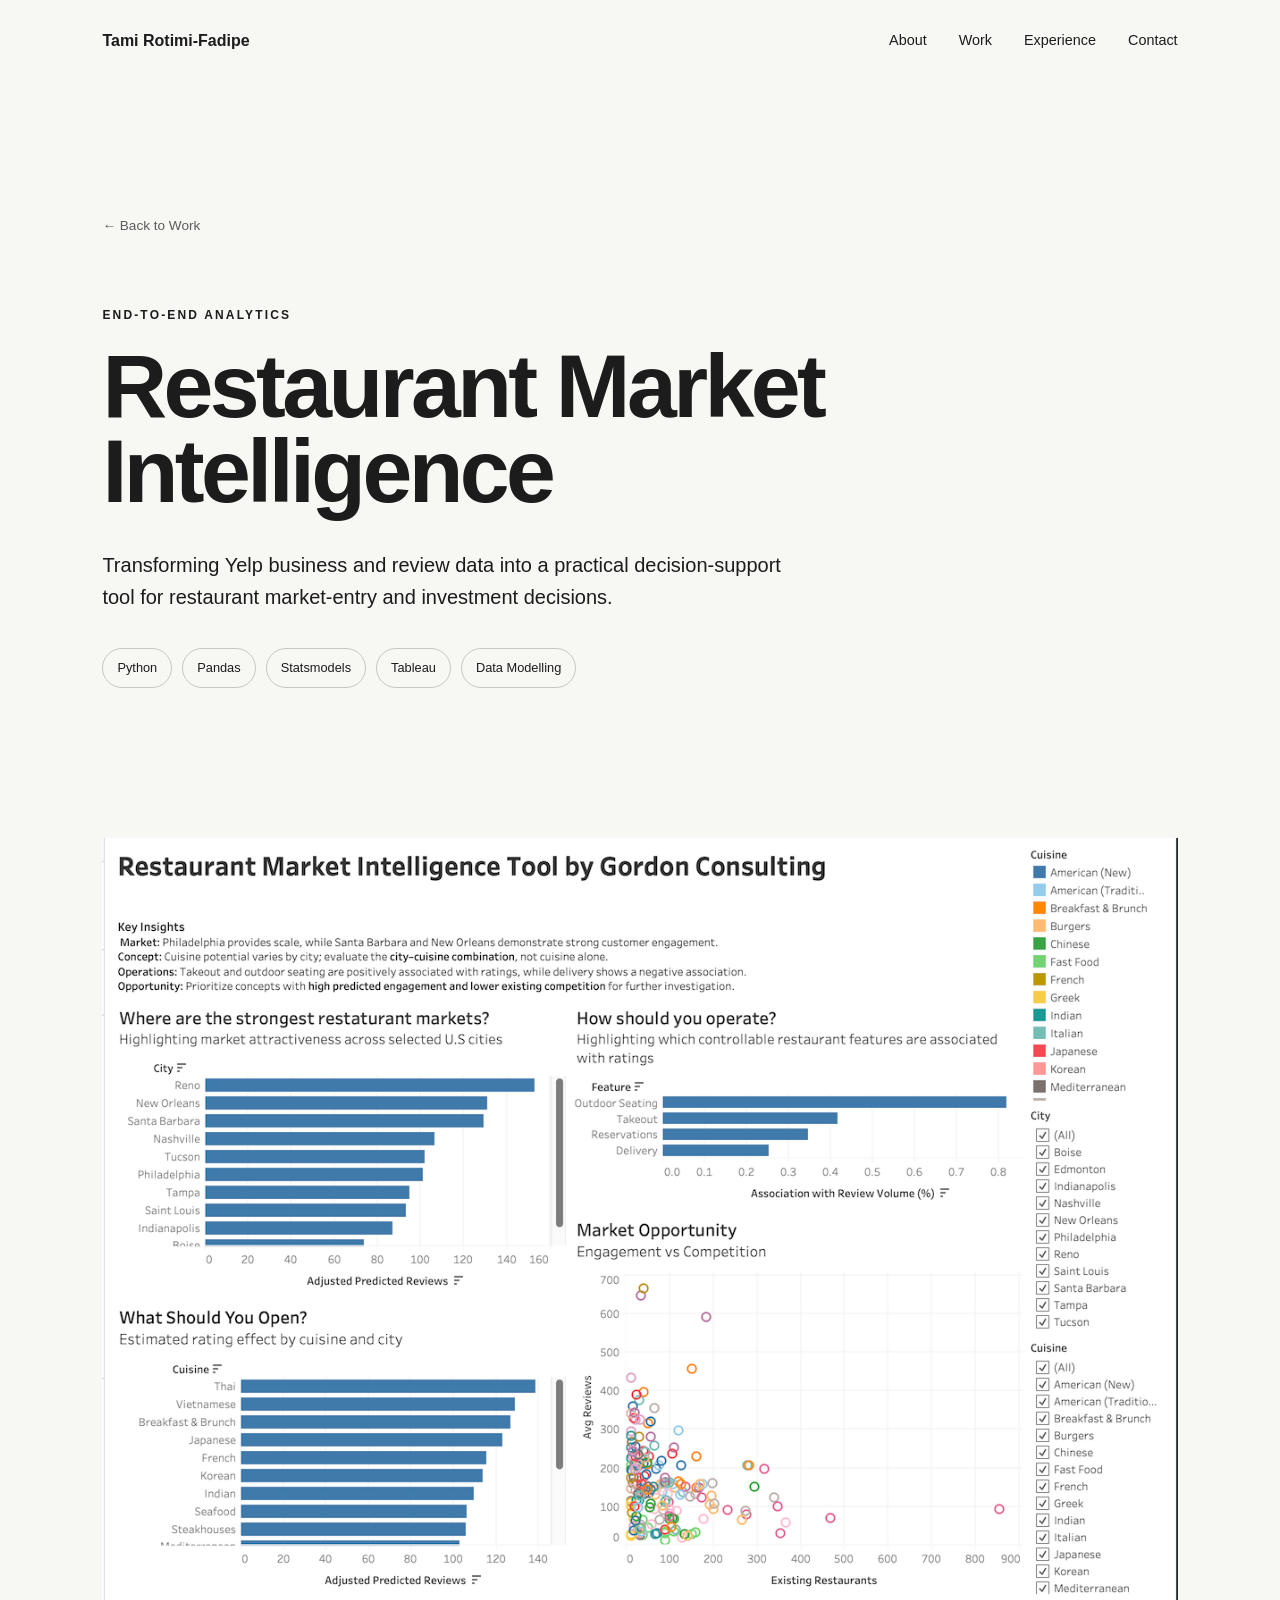
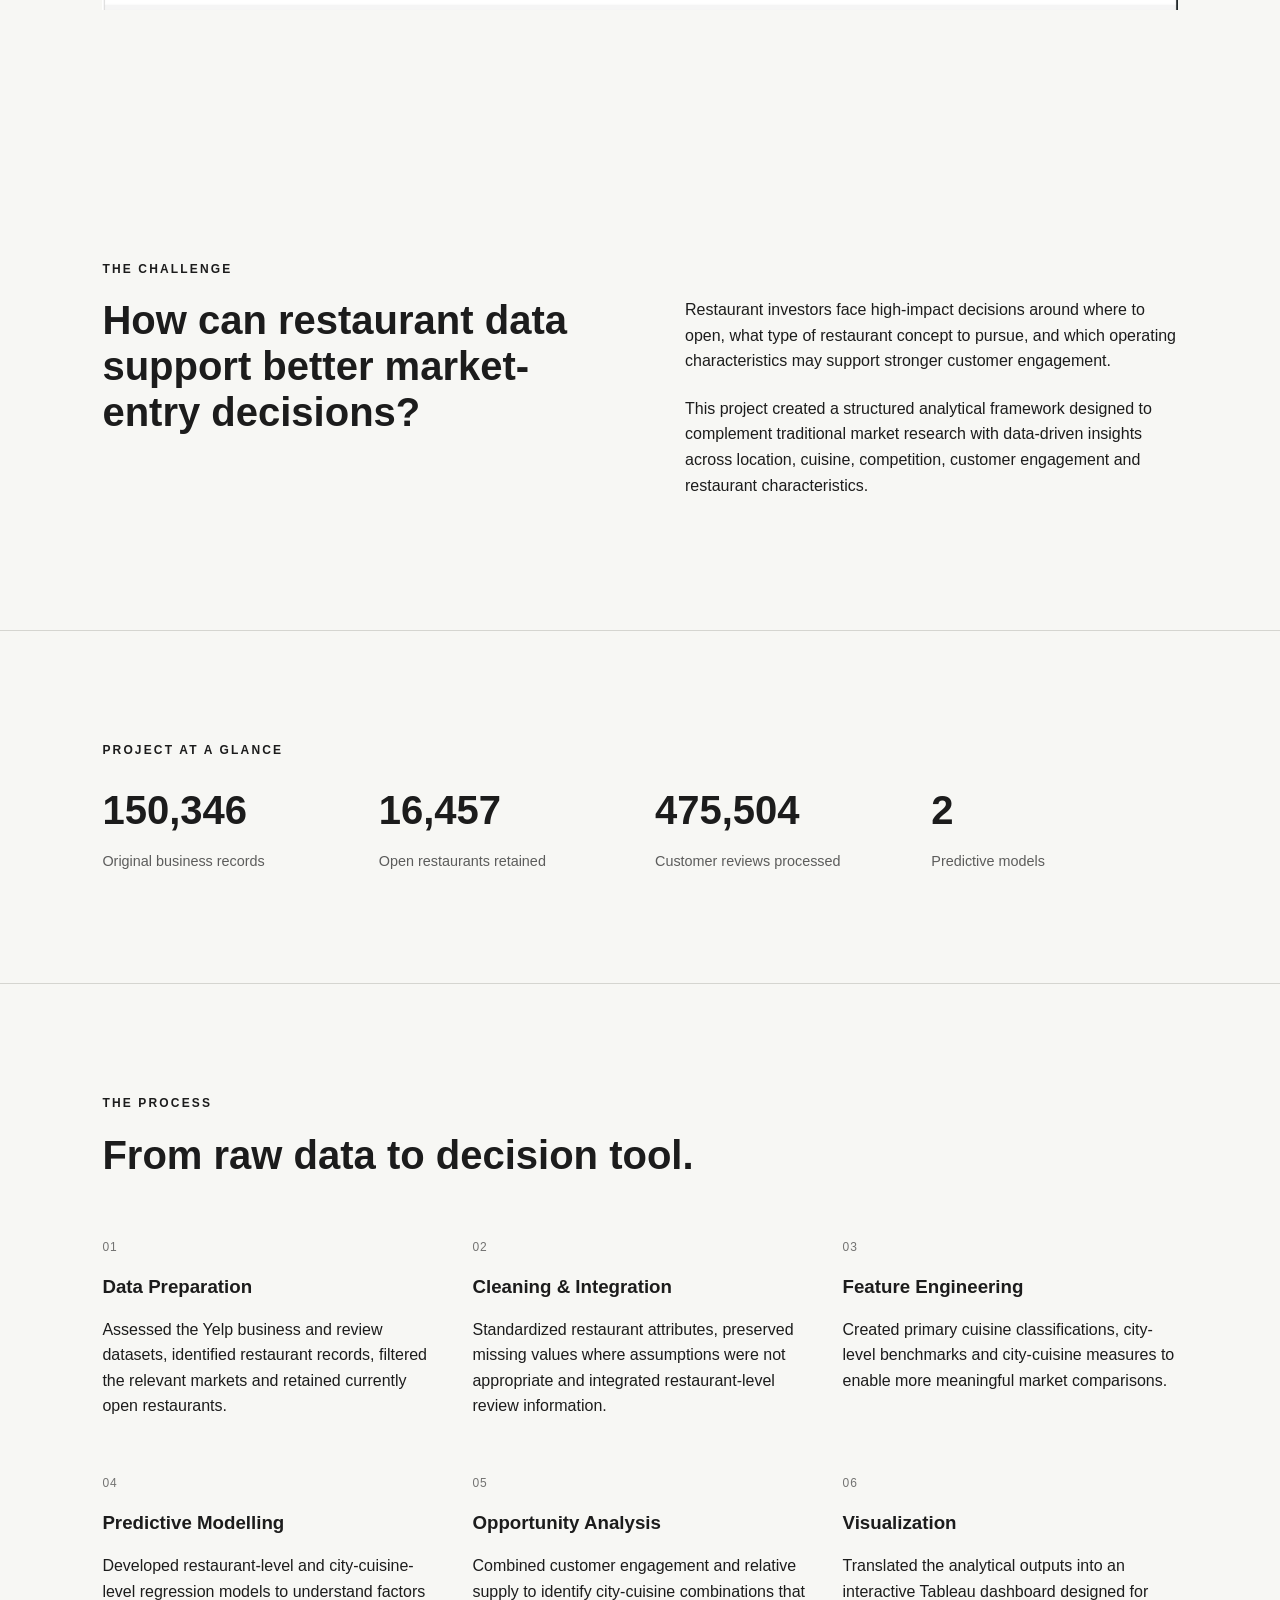
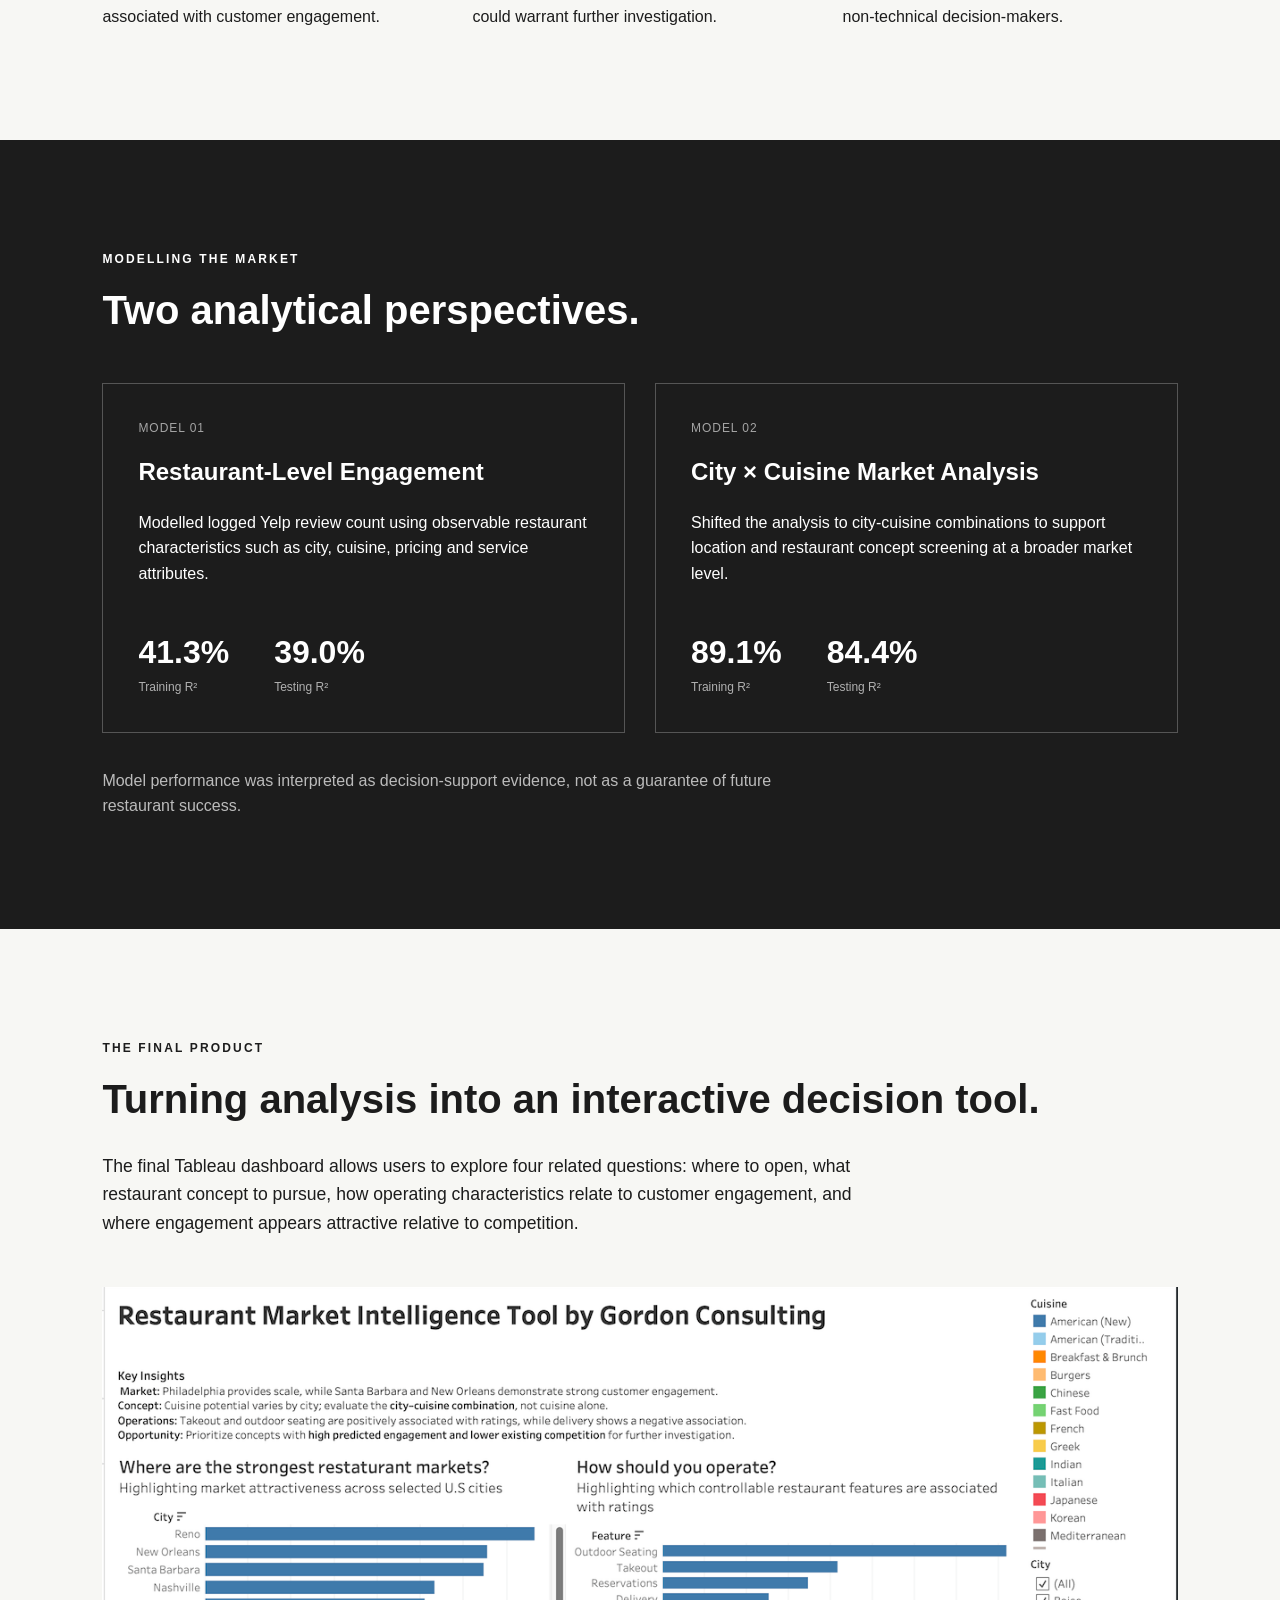
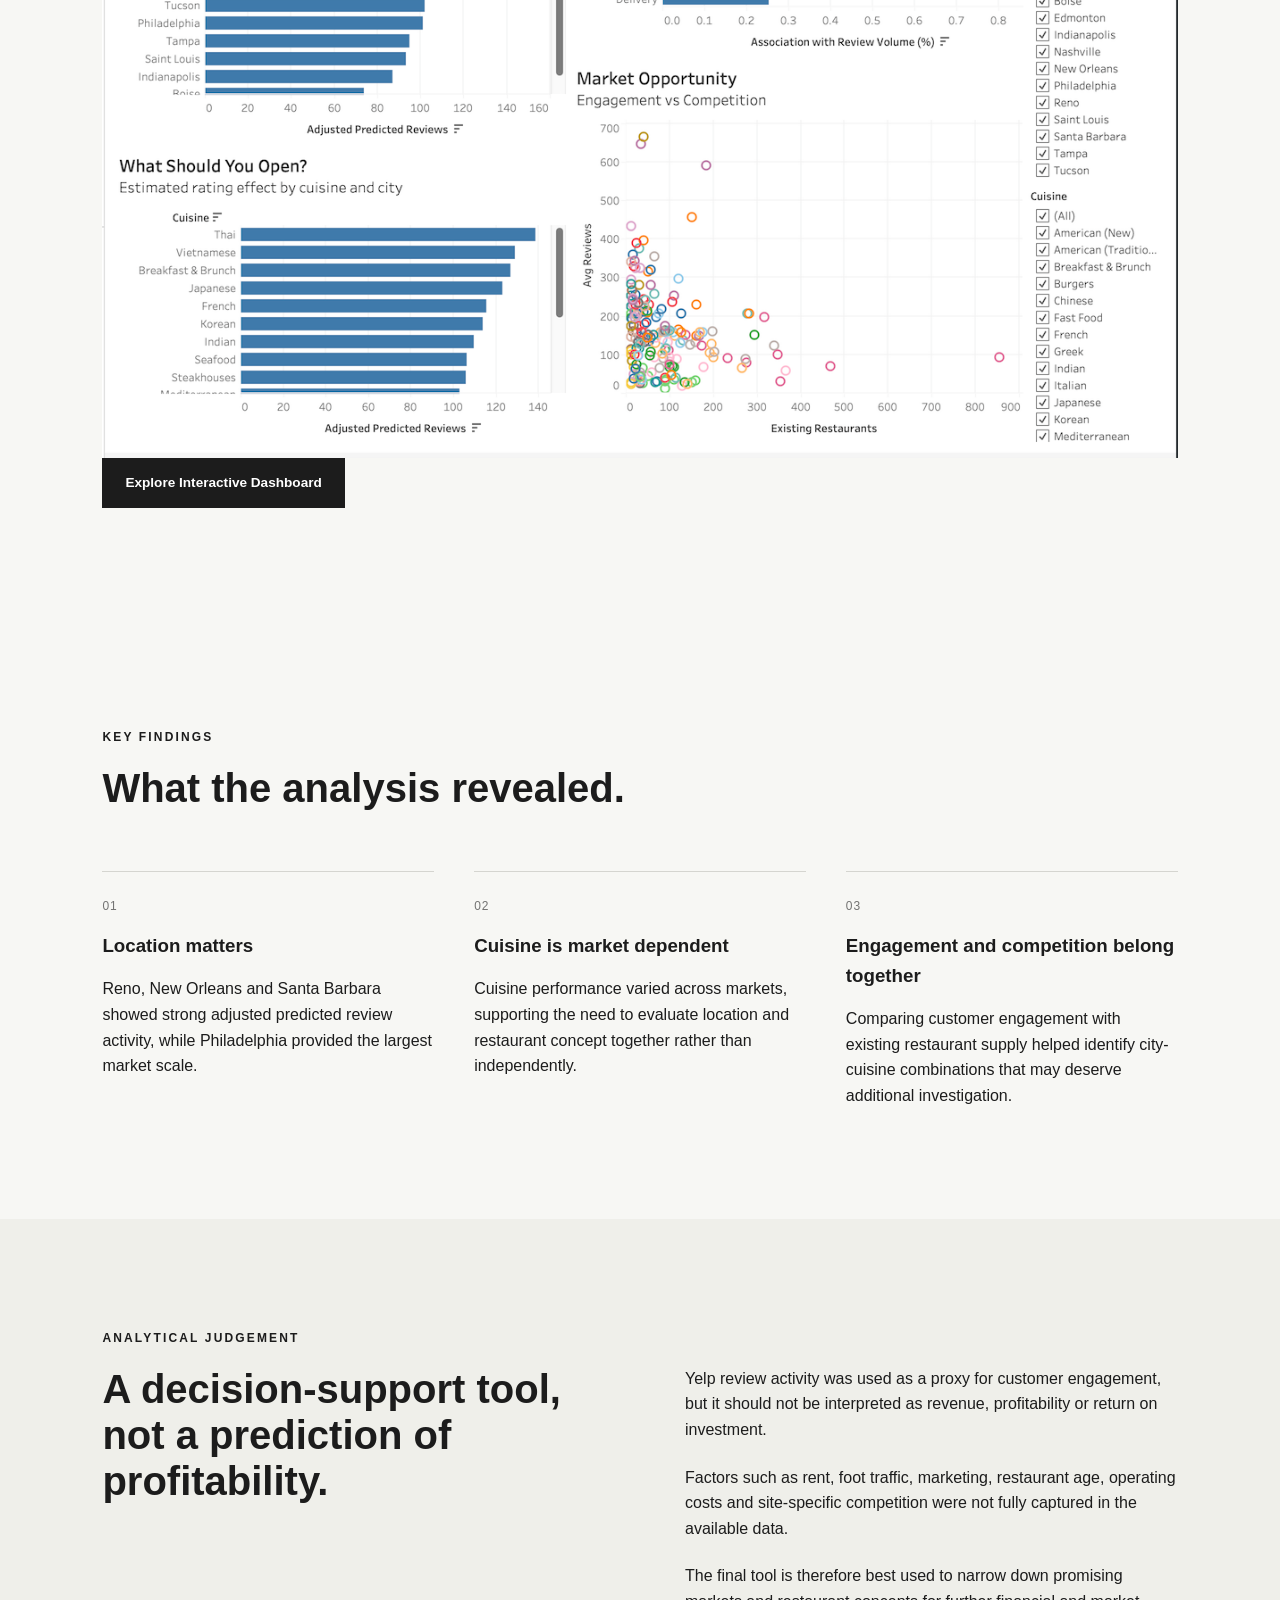
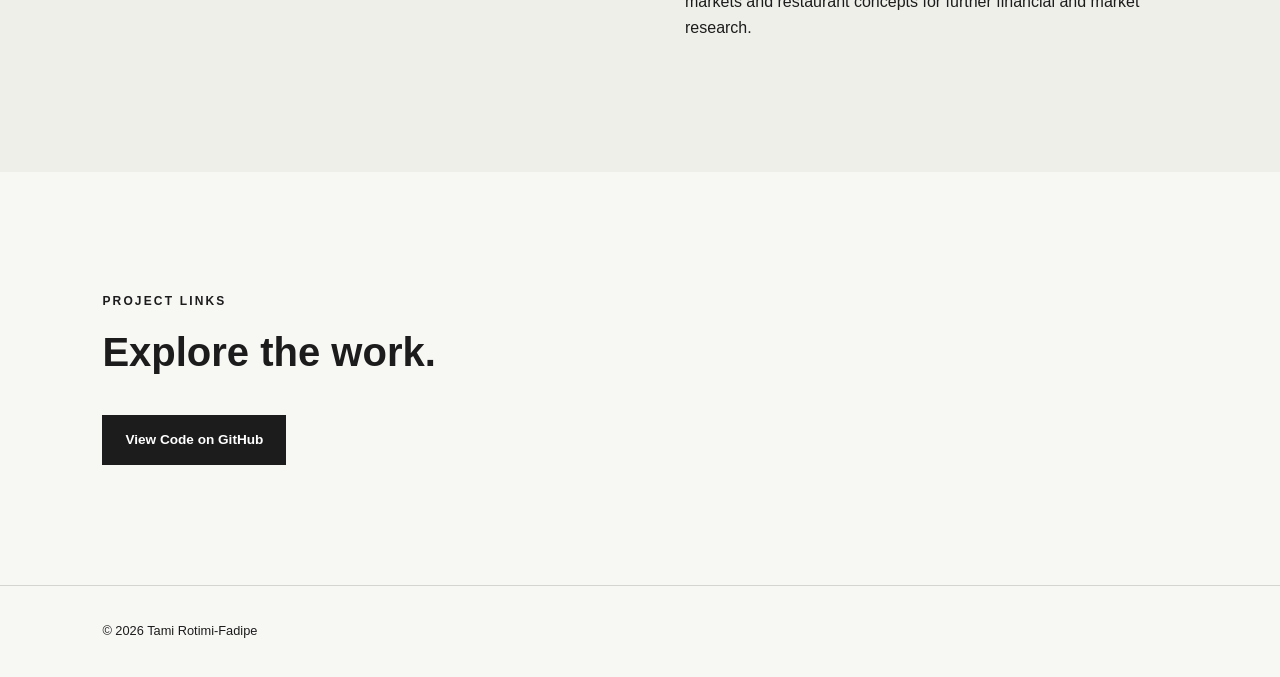
<file: projects/project-one.html>
<!DOCTYPE html>
<html lang="en">

<head>
    <meta charset="UTF-8">
    <meta name="viewport" content="width=device-width, initial-scale=1.0">

    <title>Restaurant Market Intelligence | Case Study</title>

    <link rel="stylesheet" href="../style.css">
</head>

<body>

    <!-- Navigation -->
    <nav>
        <div class="logo">
            <a href="../index.html">Tami Rotimi-Fadipe</a>
        </div>

        <div class="nav-links">
            <a href="../index.html#about">About</a>
            <a href="../index.html#work">Work</a>
            <a href="../index.html#experience">Experience</a>
            <a href="../index.html#contact">Contact</a>
        </div>
    </nav>


    <!-- Project Hero -->
    <header class="case-hero">

        <a href="../index.html#work" class="back-link">
            ← Back to Work
        </a>

        <p class="section-label">END-TO-END ANALYTICS</p>

        <h1>Restaurant Market Intelligence</h1>

        <p class="case-intro">
            Transforming Yelp business and review data into a practical
            decision-support tool for restaurant market-entry and
            investment decisions.
        </p>

        <div class="case-tools">
            <span>Python</span>
            <span>Pandas</span>
            <span>Statsmodels</span>
            <span>Tableau</span>
            <span>Data Modelling</span>
        </div>

    </header>


    <!-- Hero Image -->
    <section class="case-image-section">

        <div class="project-image case-project-image">
        <img
            src="../images/projects/restaurant-market-dashboard.png"
            alt="Restaurant Market Intelligence dashboard"
        >
        </div>

    </section>


    <!-- Challenge -->
    <section class="case-section">

        <p class="section-label">THE CHALLENGE</p>

        <div class="case-two-column">

            <h2>
                How can restaurant data support better
                market-entry decisions?
            </h2>

            <div class="case-text">

                <p>
                    Restaurant investors face high-impact decisions around
                    where to open, what type of restaurant concept to pursue,
                    and which operating characteristics may support stronger
                    customer engagement.
                </p>

                <p>
                    This project created a structured analytical framework
                    designed to complement traditional market research with
                    data-driven insights across location, cuisine, competition,
                    customer engagement and restaurant characteristics.
                </p>

            </div>

        </div>

    </section>


    <!-- Project at a Glance -->
    <section class="case-section case-stats-section">

        <p class="section-label">PROJECT AT A GLANCE</p>

        <div class="case-stats">

            <div class="stat">
                <h3>150,346</h3>
                <p>Original business records</p>
            </div>

            <div class="stat">
                <h3>16,457</h3>
                <p>Open restaurants retained</p>
            </div>

            <div class="stat">
                <h3>475,504</h3>
                <p>Customer reviews processed</p>
            </div>

            <div class="stat">
                <h3>2</h3>
                <p>Predictive models</p>
            </div>

        </div>

    </section>


    <!-- Process -->
    <section class="case-section">

        <p class="section-label">THE PROCESS</p>

        <h2>From raw data to decision tool.</h2>

        <div class="process-grid">

            <div class="process-step">
                <p class="process-number">01</p>
                <h3>Data Preparation</h3>
                <p>
                    Assessed the Yelp business and review datasets,
                    identified restaurant records, filtered the relevant
                    markets and retained currently open restaurants.
                </p>
            </div>

            <div class="process-step">
                <p class="process-number">02</p>
                <h3>Cleaning & Integration</h3>
                <p>
                    Standardized restaurant attributes, preserved missing
                    values where assumptions were not appropriate and
                    integrated restaurant-level review information.
                </p>
            </div>

            <div class="process-step">
                <p class="process-number">03</p>
                <h3>Feature Engineering</h3>
                <p>
                    Created primary cuisine classifications, city-level
                    benchmarks and city-cuisine measures to enable more
                    meaningful market comparisons.
                </p>
            </div>

            <div class="process-step">
                <p class="process-number">04</p>
                <h3>Predictive Modelling</h3>
                <p>
                    Developed restaurant-level and city-cuisine-level
                    regression models to understand factors associated
                    with customer engagement.
                </p>
            </div>

            <div class="process-step">
                <p class="process-number">05</p>
                <h3>Opportunity Analysis</h3>
                <p>
                    Combined customer engagement and relative supply to
                    identify city-cuisine combinations that could warrant
                    further investigation.
                </p>
            </div>

            <div class="process-step">
                <p class="process-number">06</p>
                <h3>Visualization</h3>
                <p>
                    Translated the analytical outputs into an interactive
                    Tableau dashboard designed for non-technical
                    decision-makers.
                </p>
            </div>

        </div>

    </section>


    <!-- Modelling -->
    <section class="case-section case-dark">

        <p class="section-label">MODELLING THE MARKET</p>

        <h2>Two analytical perspectives.</h2>

        <div class="model-grid">

            <div class="model-card">

                <p class="model-label">MODEL 01</p>

                <h3>Restaurant-Level Engagement</h3>

                <p>
                    Modelled logged Yelp review count using observable
                    restaurant characteristics such as city, cuisine,
                    pricing and service attributes.
                </p>

                <div class="model-metrics">
                    <div>
                        <strong>41.3%</strong>
                        <span>Training R²</span>
                    </div>

                    <div>
                        <strong>39.0%</strong>
                        <span>Testing R²</span>
                    </div>
                </div>

            </div>


            <div class="model-card">

                <p class="model-label">MODEL 02</p>

                <h3>City × Cuisine Market Analysis</h3>

                <p>
                    Shifted the analysis to city-cuisine combinations to
                    support location and restaurant concept screening at
                    a broader market level.
                </p>

                <div class="model-metrics">
                    <div>
                        <strong>89.1%</strong>
                        <span>Training R²</span>
                    </div>

                    <div>
                        <strong>84.4%</strong>
                        <span>Testing R²</span>
                    </div>
                </div>

            </div>

        </div>

        <p class="model-note">
            Model performance was interpreted as decision-support evidence,
            not as a guarantee of future restaurant success.
        </p>

    </section>


    <!-- Dashboard -->
    <section class="case-section">

        <p class="section-label">THE FINAL PRODUCT</p>

        <h2>Turning analysis into an interactive decision tool.</h2>

        <p class="case-wide-text">
            The final Tableau dashboard allows users to explore four
            related questions: where to open, what restaurant concept
            to pursue, how operating characteristics relate to customer
            engagement, and where engagement appears attractive relative
            to competition.
        </p>

        <div class="dashboard-image">
            <img
                src="../images/projects/restaurant-market-dashboard.png"
                alt="Restaurant Market Intelligence Tableau dashboard"
            >
        </div>
        <div class="dashboard-actions">
            <a
                href="https://public.tableau.com/views/TeamGordon-RestaurantMarketIntelligenceTool/Dashboard1?:language=en-US&publish=yes&:sid=&:redirect=auth&:display_count=n&:origin=viz_share_link"
                class="button primary"
                target="_blank"
                rel="noopener noreferrer"
            >
                Explore Interactive Dashboard
            </a>
</div>
    </section>


    <!-- Findings -->
    <section class="case-section">

        <p class="section-label">KEY FINDINGS</p>

        <h2>What the analysis revealed.</h2>

        <div class="findings-grid">

            <div class="finding">

                <p class="finding-number">01</p>

                <h3>Location matters</h3>

                <p>
                    Reno, New Orleans and Santa Barbara showed strong
                    adjusted predicted review activity, while Philadelphia
                    provided the largest market scale.
                </p>

            </div>


            <div class="finding">

                <p class="finding-number">02</p>

                <h3>Cuisine is market dependent</h3>

                <p>
                    Cuisine performance varied across markets, supporting
                    the need to evaluate location and restaurant concept
                    together rather than independently.
                </p>

            </div>


            <div class="finding">

                <p class="finding-number">03</p>

                <h3>Engagement and competition belong together</h3>

                <p>
                    Comparing customer engagement with existing restaurant
                    supply helped identify city-cuisine combinations that
                    may deserve additional investigation.
                </p>

            </div>

        </div>

    </section>


    <!-- Limitations -->
    <section class="case-section limitations-section">

        <p class="section-label">ANALYTICAL JUDGEMENT</p>

        <div class="case-two-column">

            <h2>
                A decision-support tool, not a prediction of profitability.
            </h2>

            <div class="case-text">

                <p>
                    Yelp review activity was used as a proxy for customer
                    engagement, but it should not be interpreted as revenue,
                    profitability or return on investment.
                </p>

                <p>
                    Factors such as rent, foot traffic, marketing,
                    restaurant age, operating costs and site-specific
                    competition were not fully captured in the available data.
                </p>

                <p>
                    The final tool is therefore best used to narrow down
                    promising markets and restaurant concepts for further
                    financial and market research.
                </p>

            </div>

        </div>

    </section>


    <!-- CTA -->
    <section class="case-cta">

        <p class="section-label">PROJECT LINKS</p>

        <h2>Explore the work.</h2>

        <div class="hero-buttons">

            <a
    href="https://github.com/ObatamiloreRF/restaurant-market-intelligence"
    class="button primary"
    target="_blank"
    rel="noopener noreferrer"
>
    View Code on GitHub
            </a>

        </div>

    </section>


    <footer>
        <p>© 2026 Tami Rotimi-Fadipe</p>
    </footer>

</body>

</html>
</file>
<file: style.css>
/* -------------------------
   GLOBAL STYLES
------------------------- */

* {
    margin: 0;
    padding: 0;
    box-sizing: border-box;
}

html {
    scroll-behavior: smooth;
}

body {
    font-family: Arial, Helvetica, sans-serif;
    background-color: #f7f7f4;
    color: #1c1c1c;
    line-height: 1.6;
}

a {
    color: inherit;
    text-decoration: none;
}

section {
    padding: 100px 8%;
}

.section-label {
    font-size: 0.75rem;
    letter-spacing: 0.18em;
    font-weight: 600;
    margin-bottom: 18px;
}

h2 {
    font-size: 2.5rem;
    line-height: 1.15;
    margin-bottom: 30px;
}


/* -------------------------
   NAVIGATION
------------------------- */

nav {
    display: flex;
    justify-content: space-between;
    align-items: center;

    padding: 28px 8%;

    position: sticky;
    top: 0;

    background-color: rgba(247, 247, 244, 0.95);

    z-index: 100;
}

.logo {
    font-size: 1rem;
    font-weight: 700;
}

.nav-links {
    display: flex;
    gap: 32px;
}

.nav-links a {
    font-size: 0.9rem;
    transition: opacity 0.2s ease;
}

.nav-links a:hover {
    opacity: 0.5;
}

/* -------------------------
   HERO
------------------------- */

.hero {
    min-height: 85vh;

    display: flex;
    flex-direction: column;
    justify-content: center;

    padding: 80px 8% 120px;
}

.eyebrow {
    font-size: 0.75rem;
    letter-spacing: 0.2em;
    font-weight: 600;

    margin-bottom: 28px;
}

.hero h1 {
    font-size: clamp(3rem, 7vw, 7rem);
    line-height: 0.95;
    letter-spacing: -0.04em;

    max-width: 1100px;
}

.hero h1 span {
    display: block;
    font-style: italic;
    font-weight: 400;
}

.hero-description {
    max-width: 600px;

    font-size: 1.15rem;

    margin-top: 35px;
}

.hero-buttons {
    display: flex;
    gap: 15px;

    margin-top: 40px;
}
/* -------------------------
   BUTTONS
------------------------- */

.button {
    display: inline-block;

    padding: 13px 22px;

    border: 1px solid #1c1c1c;

    font-size: 0.85rem;
    font-weight: 600;

    transition: all 0.2s ease;
}

.button.primary {
    background-color: #1c1c1c;
    color: #ffffff;
}

.button.primary:hover {
    background-color: transparent;
    color: #1c1c1c;
}

.button.secondary:hover {
    background-color: #1c1c1c;
    color: #ffffff;
}


/* -------------------------
   ABOUT
------------------------- */

#about {
    max-width: 1000px;
}

#about > p:last-child {
    font-size: 1.4rem;
    max-width: 800px;
}


/* -------------------------
   SKILLS
------------------------- */

.skills-list {
    display: flex;
    flex-wrap: wrap;
    gap: 12px;
}

.skills-list span {
    border: 1px solid #c7c7c2;

    padding: 10px 16px;

    font-size: 0.85rem;

    border-radius: 50px;
}
.skills-groups {
    display: grid;
    grid-template-columns: repeat(3, 1fr);
    gap: 40px;
}

.skill-group h3 {
    font-size: 1rem;
    margin-bottom: 18px;
}
/* -------------------------
   PROJECTS
------------------------- */

.projects {
    display: grid;

    grid-template-columns: repeat(2, 1fr);

    gap: 70px 35px;

    margin-top: 50px;
}

.project-card {
    position: relative;
}

.project-number {
    font-size: 0.75rem;
    margin-bottom: 10px;
}

/* Homepage project image */

.project-image {
    width: 100%;
    height: 350px;

    background-color: #e4e4df;

    overflow: hidden;

    display: flex;
    align-items: center;
    justify-content: center;

    margin-bottom: 25px;

    transition: transform 0.3s ease;
}

.project-image img {
    width: 100%;
    height: 100%;

    object-fit: cover;
    object-position: center;

    display: block;
}

.project-card h3 {
    font-size: 1.5rem;
    margin-bottom: 10px;
}

.project-card > p {
    max-width: 550px;
}

.project-tools {
    margin-top: 15px;

    font-size: 0.75rem;
    letter-spacing: 0.05em;

    opacity: 0.65;
}



.project-card:hover .project-image {
    transform: translateY(-5px);
}

.project-content {
    padding-top: 5px;
}

.project-link {
    display: inline-block;

    margin-top: 22px;

    font-size: 0.85rem;
    font-weight: 600;

    border-bottom: 1px solid #1c1c1c;

    padding-bottom: 3px;

    transition: opacity 0.2s ease;
}

.project-link:hover {
    opacity: 0.5;
}

/* -------------------------
   EXPERIENCE
------------------------- */

.experience-item {
    display: flex;
    justify-content: space-between;

    padding: 25px 0;

    border-top: 1px solid #d5d5d0;
}

.experience-item:last-child {
    border-bottom: 1px solid #d5d5d0;
}

.experience-item h3 {
    margin-bottom: 4px;
}


/* -------------------------
   RESUME
------------------------- */

.resume-section {
    text-align: center;

    background-color: #1c1c1c;
    color: #ffffff;
}

.resume-section p {
    margin-bottom: 30px;
}

.resume-section .button {
    border-color: #ffffff;
    background-color: #ffffff;
    color: #1c1c1c;
}


/* -------------------------
   CONTACT
------------------------- */

.contact-links {
    display: flex;
    gap: 30px;

    margin-top: 30px;
}

.contact-links a {
    border-bottom: 1px solid #1c1c1c;
}


/* -------------------------
   FOOTER
------------------------- */

footer {
    padding: 35px 8%;

    border-top: 1px solid #d5d5d0;

    font-size: 0.8rem;
}


/* -------------------------
   MOBILE
------------------------- */

@media (max-width: 768px) {

    section {
        padding: 75px 6%;
    }

    nav {
        padding: 22px 6%;
    }

    .nav-links {
        gap: 15px;
    }

    .nav-links a {
        font-size: 0.75rem;
    }

    .hero {
        padding-left: 6%;
        padding-right: 6%;
    }

    .hero h1 {
        font-size: 3.5rem;
    }

    .projects {
        grid-template-columns: 1fr;
    }

    .project-image {
        height: 280px;
    }

    .experience-item {
        flex-direction: column;
        gap: 10px;
    }

    .hero-buttons {
        flex-wrap: wrap;
    }
    .skills-groups {
    grid-template-columns: 1fr;
    gap: 30px;
}
@media (max-width: 768px)

.case-hero {
    padding: 100px 6% 70px;
}

.case-two-column {
    grid-template-columns: 1fr;
    gap: 35px;
}

.case-stats {
    grid-template-columns: repeat(2, 1fr);
    gap: 40px 20px;
}

.process-grid {
    grid-template-columns: 1fr;
}

.model-grid {
    grid-template-columns: 1fr;
}

.findings-grid {
    grid-template-columns: 1fr;
}

.case-hero-image,
.dashboard-image {
    min-height: 300px;
}
}


/* -------------------------
   CASE STUDY
------------------------- */

.case-hero {
    padding: 130px 8% 90px;
}

.back-link {
    display: inline-block;
    margin-bottom: 70px;
    font-size: 0.85rem;
    opacity: 0.7;
}

.case-hero h1 {
    font-size: clamp(3rem, 7vw, 6.5rem);
    line-height: 0.95;
    letter-spacing: -0.04em;
    max-width: 1000px;
}

.case-intro {
    font-size: 1.25rem;
    max-width: 700px;
    margin-top: 35px;
}

.case-tools {
    display: flex;
    flex-wrap: wrap;
    gap: 10px;
    margin-top: 35px;
}

.case-tools span {
    border: 1px solid #c7c7c2;
    border-radius: 50px;
    padding: 9px 14px;
    font-size: 0.8rem;
}


/* -------------------------
   CASE IMAGE
------------------------- */

.case-image-section {
    padding-top: 20px;
}

.case-hero-image,
.dashboard-image {
    width: 100%;
    min-height: 520px;
    background-color: #e4e4df;

    display: flex;
    align-items: center;
    justify-content: center;

    color: #777;
    font-size: 0.85rem;
}


/* -------------------------
   CASE CONTENT
------------------------- */

.case-section {
    padding-top: 110px;
    padding-bottom: 110px;
}

.case-two-column {
    display: grid;
    grid-template-columns: 1fr 1fr;
    gap: 90px;
}

.case-two-column h2 {
    max-width: 600px;
}

.case-text {
    max-width: 650px;
}

.case-text p {
    margin-bottom: 22px;
}

.case-wide-text {
    max-width: 800px;
    font-size: 1.1rem;
    margin-bottom: 50px;
}


/* -------------------------
   STATS
------------------------- */

.case-stats-section {
    border-top: 1px solid #d5d5d0;
    border-bottom: 1px solid #d5d5d0;
}

.case-stats {
    display: grid;
    grid-template-columns: repeat(4, 1fr);
    gap: 30px;
}

.stat h3 {
    font-size: 2.5rem;
    margin-bottom: 8px;
}

.stat p {
    font-size: 0.9rem;
    opacity: 0.7;
}


/* -------------------------
   PROCESS
------------------------- */

.process-grid {
    display: grid;
    grid-template-columns: repeat(3, 1fr);
    gap: 55px 35px;
    margin-top: 60px;
}

.process-number,
.finding-number,
.model-label {
    font-size: 0.75rem;
    letter-spacing: 0.08em;
    margin-bottom: 15px;
    opacity: 0.6;
}

.process-step h3,
.finding h3 {
    margin-bottom: 15px;
}


/* -------------------------
   MODELS
------------------------- */

.case-dark {
    background-color: #1c1c1c;
    color: #ffffff;
}

.model-grid {
    display: grid;
    grid-template-columns: repeat(2, 1fr);
    gap: 30px;
    margin-top: 50px;
}

.model-card {
    border: 1px solid rgba(255, 255, 255, 0.25);
    padding: 35px;
}

.model-card h3 {
    font-size: 1.5rem;
    margin-bottom: 18px;
}

.model-metrics {
    display: flex;
    gap: 45px;
    margin-top: 40px;
}

.model-metrics div {
    display: flex;
    flex-direction: column;
}

.model-metrics strong {
    font-size: 2rem;
}

.model-metrics span {
    font-size: 0.75rem;
    opacity: 0.65;
}

.model-note {
    margin-top: 35px;
    max-width: 700px;
    opacity: 0.7;
}


/* -------------------------
   FINDINGS
------------------------- */

.findings-grid {
    display: grid;
    grid-template-columns: repeat(3, 1fr);
    gap: 40px;
    margin-top: 60px;
}

.finding {
    border-top: 1px solid #d5d5d0;
    padding-top: 25px;
}


/* -------------------------
   LIMITATIONS
------------------------- */

.limitations-section {
    background-color: #efefea;
}


/* -------------------------
   CASE CTA
------------------------- */

.case-cta {
    padding: 120px 8%;
}

.case-cta h2 {
    max-width: 700px;
}

/* Case study project image */

/* Case study project image */

.case-project-image {
    width: 100%;
    height: auto;

    max-width: 1400px;

    margin: 40px auto;

    background-color: transparent;
}

.case-project-image img {
    width: 100%;
    height: auto;

    object-fit: contain;

    display: block;
}

.project-coming-soon {
    opacity: 0.45;
    cursor: default;
    border-bottom: none;
}

.dashboard-image {
    width: 100%;
    margin-top: 50px;
    overflow: hidden;
}

.dashboard-image img {
    width: 100%;
    height: auto;
    display: block;
    object-fit: contain;
}
</file>
